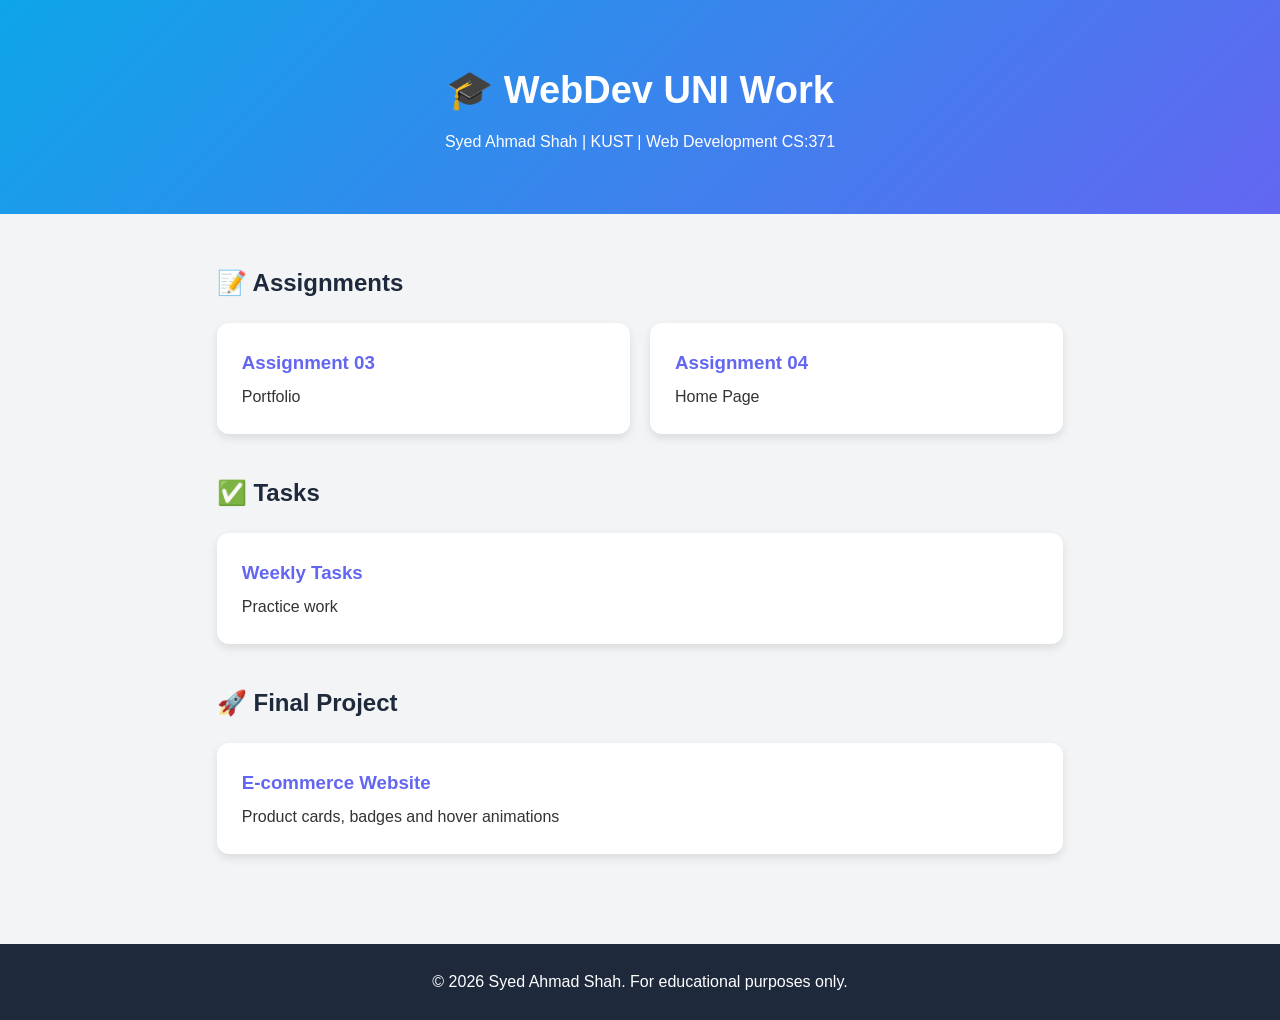
<file: index.html>
<!doctype html>
<html lang="en">
	<head>
		<meta charset="UTF-8" />
		<meta name="viewport" content="width=device-width, initial-scale=1.0" />
		<title>WebDev UNI Work</title>
		<style>
			* {
				margin: 0;
				padding: 0;
				box-sizing: border-box;
			}
			body {
				font-family: Arial, Helvetica, sans-serif;
				background: #f3f4f6;
				color: #333;
				line-height: 1.6;
			}
			header {
				background: linear-gradient(135deg, #0ea5e9, #6366f1);
				color: #fff;
				text-align: center;
				padding: 60px 6%;
			}
			header h1 {
				font-size: 38px;
				margin-bottom: 8px;
			}
			main {
				max-width: 1000px;
				margin: 0 auto;
				padding: 50px 6%;
			}
			h2 {
				margin-bottom: 20px;
				color: #1e293b;
			}
			.cards {
				display: grid;
				grid-template-columns: repeat(auto-fit, minmax(240px, 1fr));
				gap: 20px;
				margin-bottom: 40px;
			}
			.card {
				display: block;
				background: #fff;
				padding: 25px;
				border-radius: 12px;
				text-decoration: none;
				color: #333;
				box-shadow: 0 4px 10px rgba(0, 0, 0, 0.1);
				transition:
					transform 0.3s,
					box-shadow 0.3s;
			}
			.card:hover {
				transform: translateY(-8px);
				box-shadow: 0 12px 24px rgba(0, 0, 0, 0.2);
			}
			.card h3 {
				color: #6366f1;
				margin-bottom: 6px;
			}
			footer {
				text-align: center;
				padding: 25px;
				background: #1e293b;
				color: #fff;
			}
		</style>
	</head>
	<body>
		<header>
			<h1>🎓 WebDev UNI Work</h1>
			<p>Syed Ahmad Shah | KUST | Web Development CS:371</p>
		</header>

		<main>
			<h2>📝 Assignments</h2>
			<div class="cards">
				<a class="card" href="assignments/protfolio/">
					<h3>Assignment 03</h3>
					<p>Portfolio</p>
				</a>
				<a class="card" href="assignments/home-page/">
					<h3>Assignment 04</h3>
					<p>Home Page</p>
				</a>
			</div>

			<h2>✅ Tasks</h2>
			<div class="cards">
				<a class="card" href="tasks/">
					<h3>Weekly Tasks</h3>
					<p>Practice work</p>
				</a>
			</div>

			<h2>🚀 Final Project</h2>
			<div class="cards">
				<a class="card" href="final-project/">
					<h3>E-commerce Website</h3>
					<p>Product cards, badges and hover animations</p>
				</a>
			</div>
		</main>

		<footer>
			<p>&copy; 2026 Syed Ahmad Shah. For educational purposes only.</p>
		</footer>
	</body>
</html>
</file>
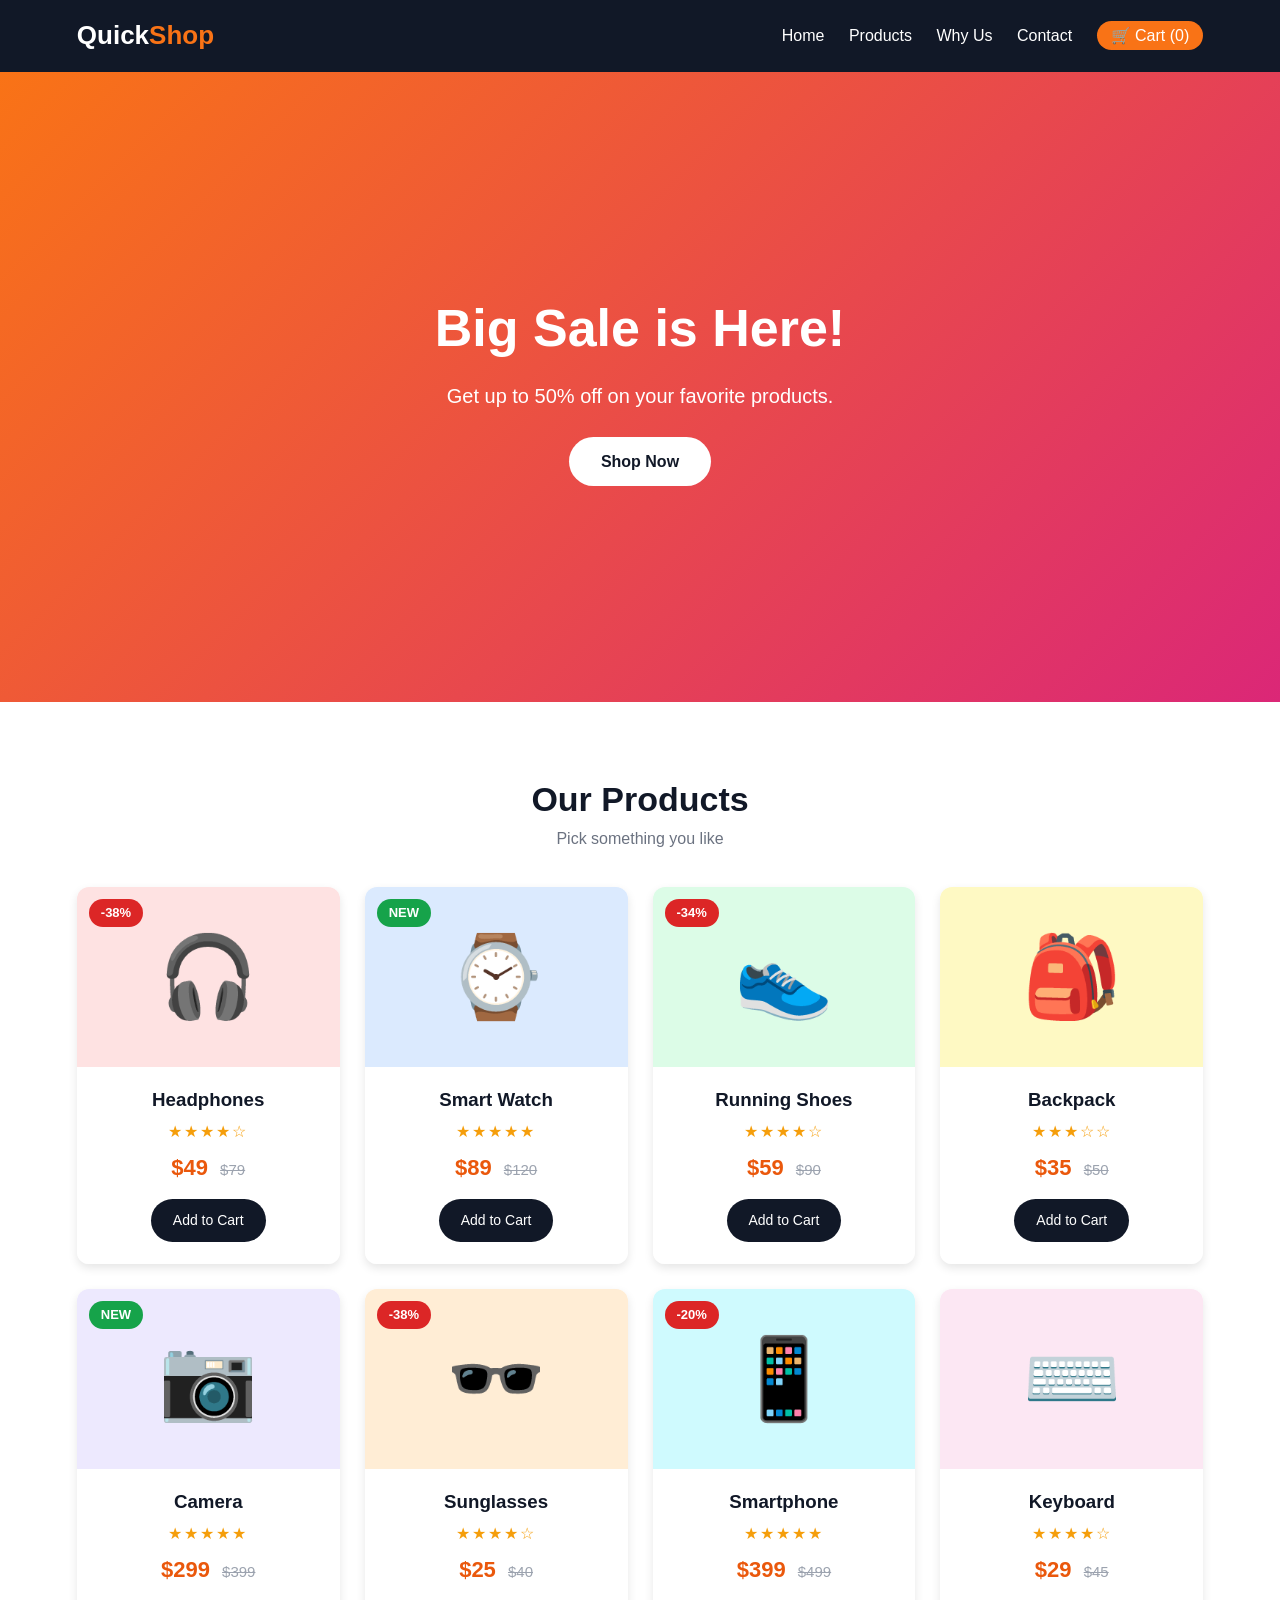
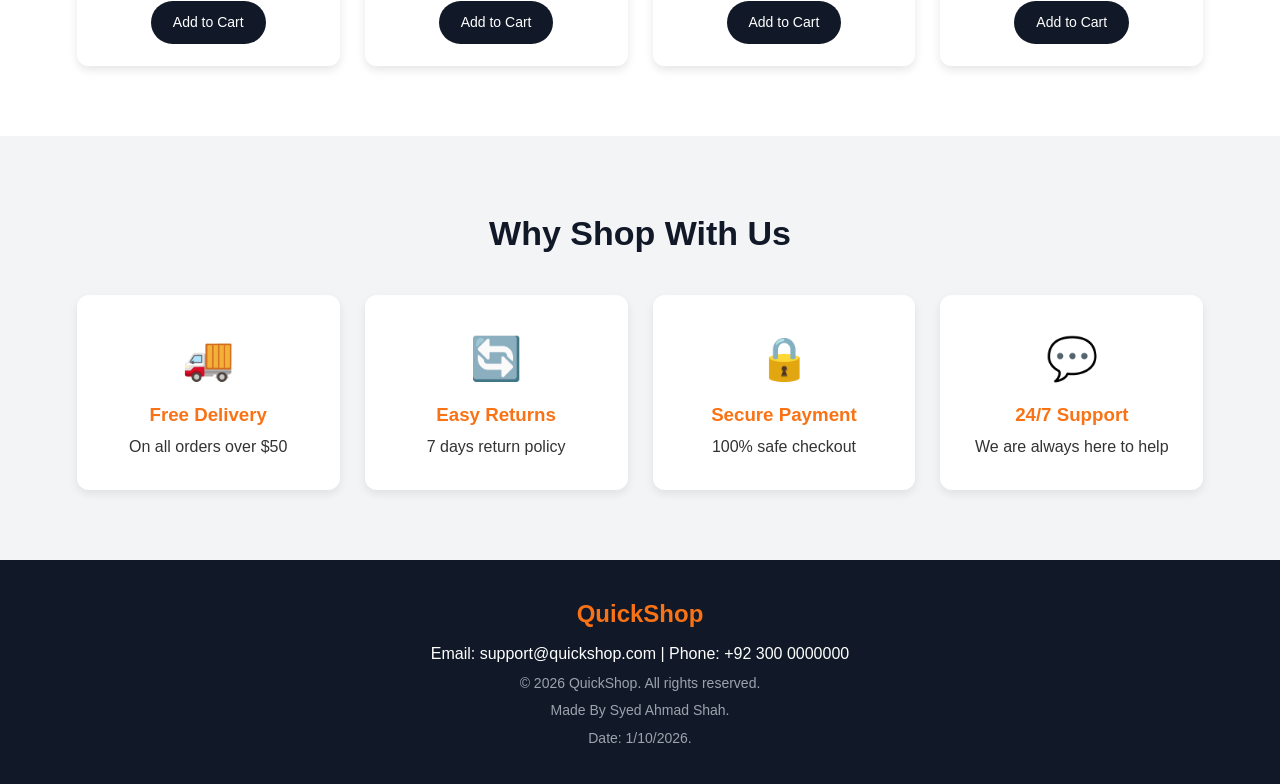
<file: Assignments/home page/index.html>
<!doctype html>
<html lang="en">
	<head>
		<meta charset="UTF-8" />
		<meta name="viewport" content="width=device-width, initial-scale=1.0" />
		<title>QuickShop - Online Store</title>
		<link rel="stylesheet" href="style.css" />
	</head>
	<body>
		<!-- Header -->
		<header class="header">
			<a href="#home" class="logo">Quick<span>Shop</span></a>
			<nav class="nav">
				<a href="#home">Home</a>
				<a href="#products">Products</a>
				<a href="#features">Why Us</a>
				<a href="#contact">Contact</a>
				<a href="#" class="cart">🛒 Cart (0)</a>
			</nav>
		</header>

		<!-- Hero Banner -->
		<section class="hero" id="home">
			<div class="hero-content">
				<h1>Big Sale is Here!</h1>
				<p>Get up to 50% off on your favorite products.</p>
				<a href="#products" class="btn">Shop Now</a>
			</div>
		</section>

		<!-- Products -->
		<section class="section" id="products">
			<h2>Our Products</h2>
			<p class="subtitle">Pick something you like</p>

			<div class="products">
				<div class="product-card">
					<span class="badge badge-discount">-38%</span>
					<div class="product-img bg1">🎧</div>
					<div class="product-info">
						<h3>Headphones</h3>
						<p class="stars">★★★★☆</p>
						<p class="price">
							$49 <span class="old-price">$79</span>
						</p>
						<a href="#" class="btn-small">Add to Cart</a>
					</div>
				</div>

				<div class="product-card">
					<span class="badge badge-new">NEW</span>
					<div class="product-img bg2">⌚</div>
					<div class="product-info">
						<h3>Smart Watch</h3>
						<p class="stars">★★★★★</p>
						<p class="price">
							$89 <span class="old-price">$120</span>
						</p>
						<a href="#" class="btn-small">Add to Cart</a>
					</div>
				</div>

				<div class="product-card">
					<span class="badge badge-discount">-34%</span>
					<div class="product-img bg3">👟</div>
					<div class="product-info">
						<h3>Running Shoes</h3>
						<p class="stars">★★★★☆</p>
						<p class="price">
							$59 <span class="old-price">$90</span>
						</p>
						<a href="#" class="btn-small">Add to Cart</a>
					</div>
				</div>

				<div class="product-card">
					<div class="product-img bg4">🎒</div>
					<div class="product-info">
						<h3>Backpack</h3>
						<p class="stars">★★★☆☆</p>
						<p class="price">
							$35 <span class="old-price">$50</span>
						</p>
						<a href="#" class="btn-small">Add to Cart</a>
					</div>
				</div>

				<div class="product-card">
					<span class="badge badge-new">NEW</span>
					<div class="product-img bg5">📷</div>
					<div class="product-info">
						<h3>Camera</h3>
						<p class="stars">★★★★★</p>
						<p class="price">
							$299 <span class="old-price">$399</span>
						</p>
						<a href="#" class="btn-small">Add to Cart</a>
					</div>
				</div>

				<div class="product-card">
					<span class="badge badge-discount">-38%</span>
					<div class="product-img bg6">🕶️</div>
					<div class="product-info">
						<h3>Sunglasses</h3>
						<p class="stars">★★★★☆</p>
						<p class="price">
							$25 <span class="old-price">$40</span>
						</p>
						<a href="#" class="btn-small">Add to Cart</a>
					</div>
				</div>

				<div class="product-card">
					<span class="badge badge-discount">-20%</span>
					<div class="product-img bg7">📱</div>
					<div class="product-info">
						<h3>Smartphone</h3>
						<p class="stars">★★★★★</p>
						<p class="price">
							$399 <span class="old-price">$499</span>
						</p>
						<a href="#" class="btn-small">Add to Cart</a>
					</div>
				</div>

				<div class="product-card">
					<div class="product-img bg8">⌨️</div>
					<div class="product-info">
						<h3>Keyboard</h3>
						<p class="stars">★★★★☆</p>
						<p class="price">
							$29 <span class="old-price">$45</span>
						</p>
						<a href="#" class="btn-small">Add to Cart</a>
					</div>
				</div>
			</div>
		</section>

		<!-- Features -->
		<section class="section light" id="features">
			<h2>Why Shop With Us</h2>
			<div class="features">
				<div class="feature">
					<div class="icon">🚚</div>
					<h3>Free Delivery</h3>
					<p>On all orders over $50</p>
				</div>
				<div class="feature">
					<div class="icon">🔄</div>
					<h3>Easy Returns</h3>
					<p>7 days return policy</p>
				</div>
				<div class="feature">
					<div class="icon">🔒</div>
					<h3>Secure Payment</h3>
					<p>100% safe checkout</p>
				</div>
				<div class="feature">
					<div class="icon">💬</div>
					<h3>24/7 Support</h3>
					<p>We are always here to help</p>
				</div>
			</div>
		</section>

		<!-- Footer -->
		<footer class="footer" id="contact">
			<h3>QuickShop</h3>
			<p>Email: support@quickshop.com | Phone: +92 300 0000000</p>
			<p class="copy">&copy; 2026 QuickShop. All rights reserved.</p>
			<p class="copy">Made By Syed Ahmad Shah.</p>
			<p class="copy">Date: 1/10/2026.</p>
		</footer>
	</body>
</html>
</file>
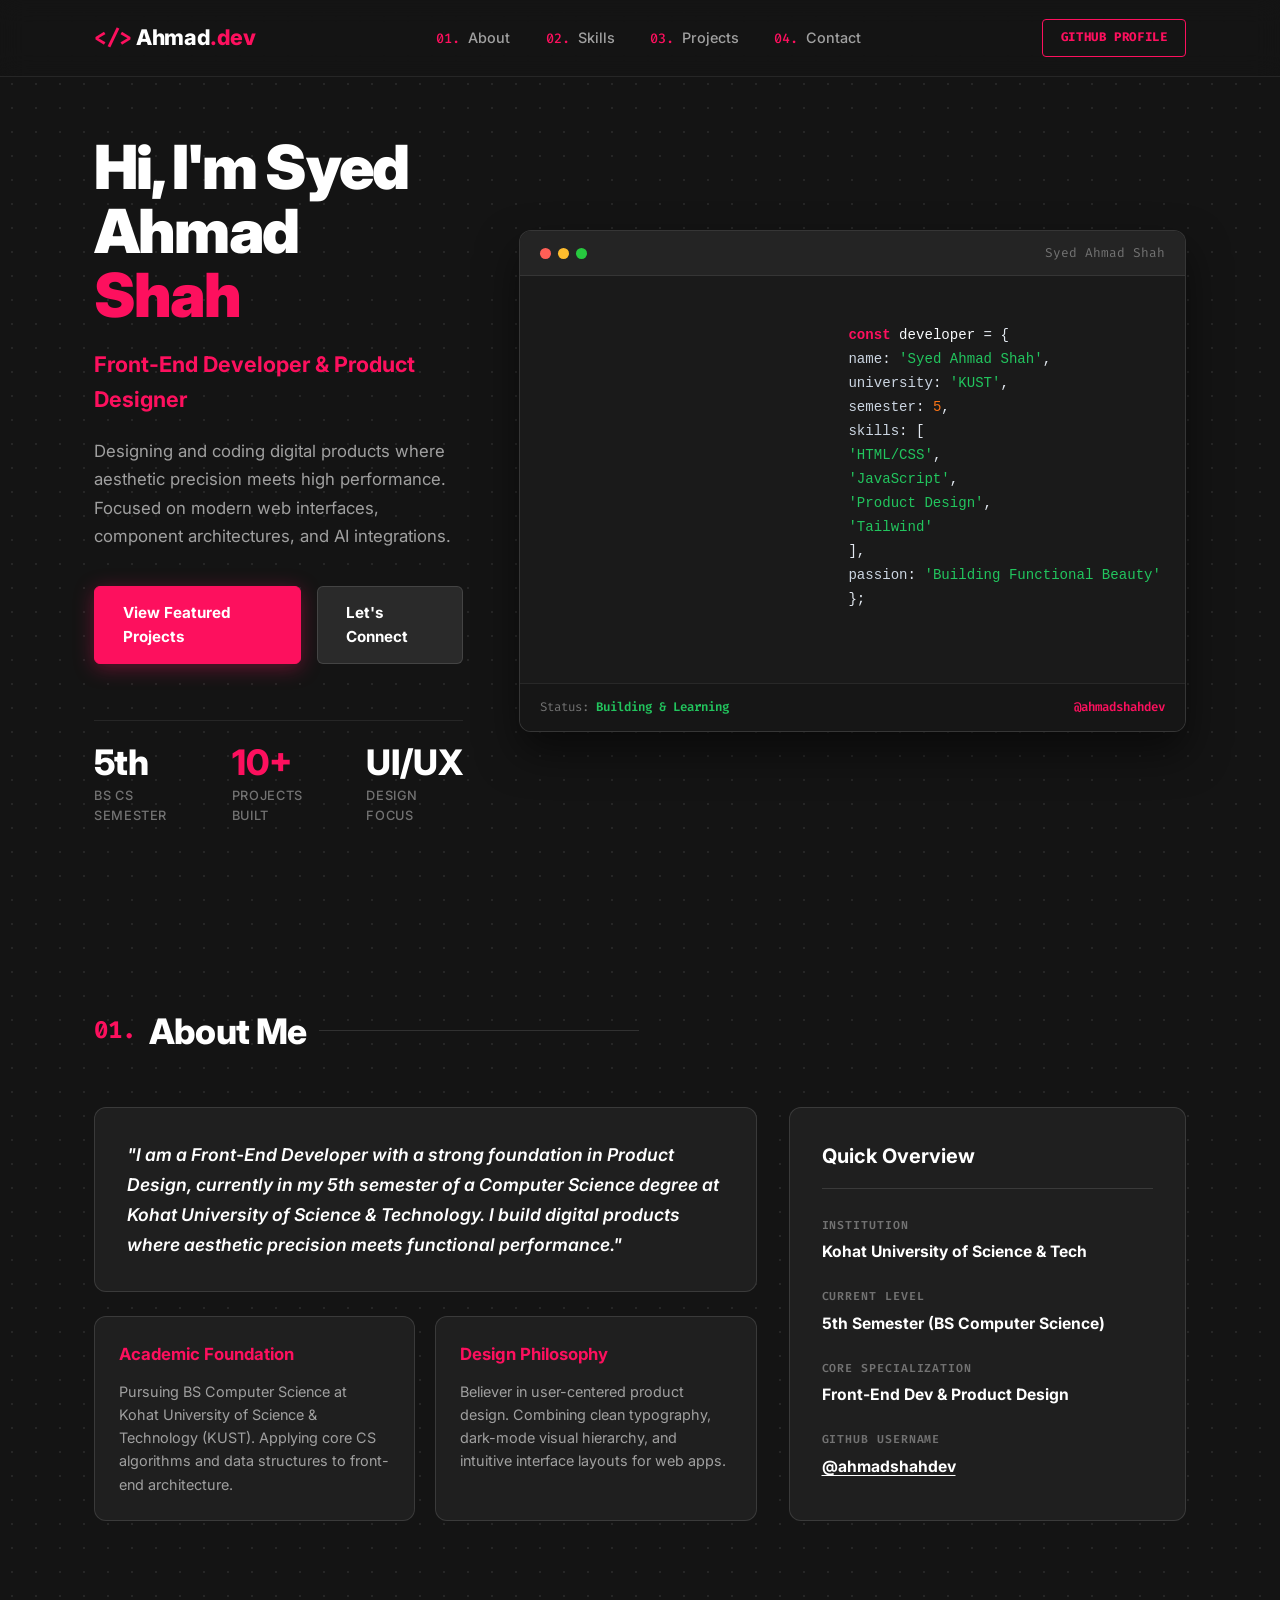
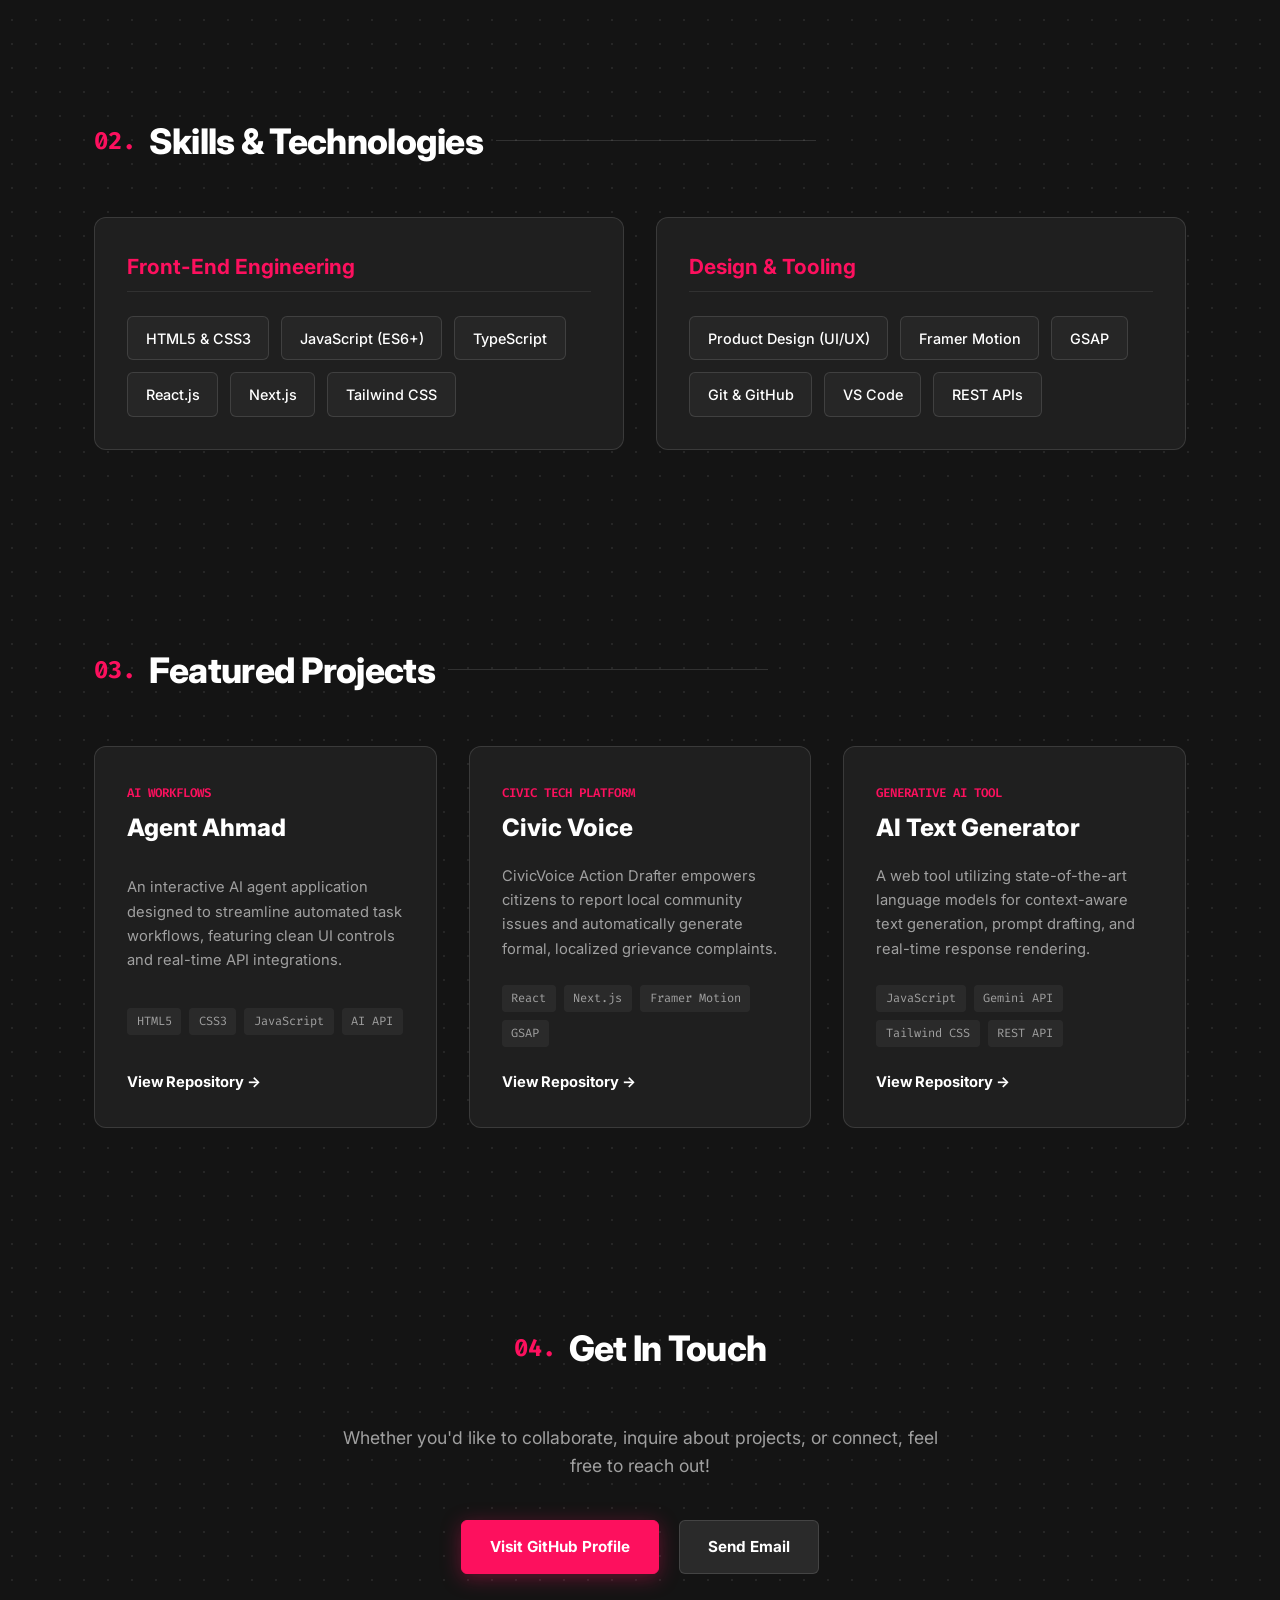
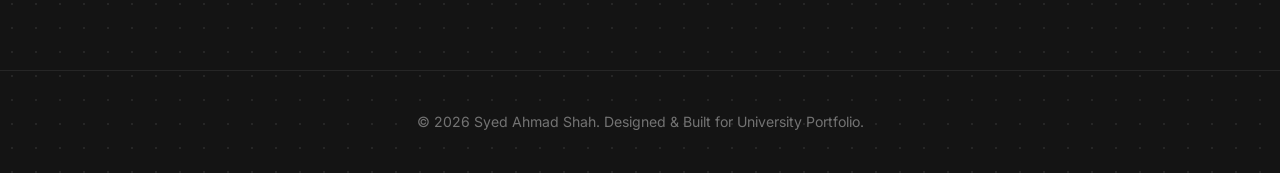
<file: Assignments/protfolio/index.html>
<!doctype html>
<html lang="en">
	<head>
		<meta charset="UTF-8" />
		<meta name="viewport" content="width=device-width, initial-scale=1.0" />
		<title>Syed Ahmad Shah | Portfolio</title>
		<link rel="stylesheet" href="style.css" />
		<link rel="preconnect" href="https://fonts.googleapis.com" />
		<link rel="preconnect" href="https://fonts.gstatic.com" crossorigin />
		<link
			href="https://fonts.googleapis.com/css2?family=Fira+Code:wght@400;500;600&family=Inter:wght@300;400;500;600;700;800;900&display=swap"
			rel="stylesheet"
		/>
	</head>
	<body>
		<!-- Header Navigation -->
		<header class="navbar">
			<div class="nav-container">
				<a href="#hero" class="logo"
					><span class="logo-symbol">&lt;/&gt;</span> Ahmad<span
						class="accent-text"
						>.dev</span
					></a
				>

				<nav class="nav-links">
					<a href="#about"><span class="nav-num">01.</span> About</a>
					<a href="#skills"
						><span class="nav-num">02.</span> Skills</a
					>
					<a href="#projects"
						><span class="nav-num">03.</span> Projects</a
					>
					<a href="#contact"
						><span class="nav-num">04.</span> Contact</a
					>
				</nav>

				<a
					href="https://github.com/ahmadshahdev"
					target="_blank"
					class="btn-github"
					>GITHUB PROFILE</a
				>
			</div>
		</header>

		<!-- Hero Section -->
		<section id="hero" class="hero-section">
			<div class="container hero-grid">
				<!-- Hero Left Content -->
				<div class="hero-left">
					<h1 class="hero-title">
						Hi, I'm Syed Ahmad
						<span class="accent-title">Shah</span>
					</h1>

					<h2 class="hero-subtitle">
						Front-End Developer & Product Designer
					</h2>

					<p class="hero-description">
						Designing and coding digital products where aesthetic
						precision meets high performance. Focused on modern web
						interfaces, component architectures, and AI
						integrations.
					</p>

					<div class="hero-actions">
						<a href="#projects" class="btn btn-primary"
							>View Featured Projects</a
						>
						<a href="#contact" class="btn btn-secondary"
							>Let's Connect</a
						>
					</div>

					<div class="stats-row">
						<div class="stat-item">
							<span class="stat-number">5th</span>
							<span class="stat-label">BS CS Semester</span>
						</div>
						<div class="stat-item">
							<span class="stat-number stat-accent">10+</span>
							<span class="stat-label">Projects Built</span>
						</div>
						<div class="stat-item">
							<span class="stat-number">UI/UX</span>
							<span class="stat-label">Design Focus</span>
						</div>
					</div>
				</div>

				<!-- Hero Right Code Window -->
				<div class="hero-right">
					<div class="code-window">
						<div class="code-header">
							<div class="window-controls">
								<span class="dot dot-red"></span>
								<span class="dot dot-yellow"></span>
								<span class="dot dot-green"></span>
							</div>
							<div class="window-filename">Syed Ahmad Shah</div>
						</div>

						<div class="code-body">
							<pre>
                                <code>
                                    <span class="code-keyword">const</span> <span class="code-var">developer</span> = {
                                    <span class="code-key">name</span>: <span class="code-string">'Syed Ahmad Shah'</span>,
                                    <span   span class="code-key">university</span>: <span class="code-string">'KUST'</span>,
                                    <span class="code-key">semester</span>: <span class="code-number">5</span>,
                                    <span class="code-key">skills</span>: [
                                    <span class="code-string">'HTML/CSS'</span>,
                                    <span class="code-string">'JavaScript'</span>,
                                    <span class="code-string">'Product Design'</span>,
                                    <span class="code-string">'Tailwind'</span>
                                    ],
                                    <span class="code-key">passion</span>: <span class="code-string">'Building Functional Beauty'</span>
                                    };
                                </code>
                            </pre>
						</div>

						<div class="code-footer">
							<span class="status-text"
								>Status:
								<span class="status-active"
									>Building & Learning</span
								></span
							>

							<a
								href="https://github.com/ahmadshahdev"
								target="_blank"
								class="status-handle"
								>@ahmadshahdev
							</a>
						</div>
					</div>
				</div>
			</div>
		</section>

		<!-- About Section -->
		<section id="about" class="section about-section">
			<div class="container">
				<div class="section-title-wrap">
					<span class="section-num">01.</span>
					<h2 class="section-title">About Me</h2>
					<div class="section-line"></div>
				</div>

				<div class="about-grid">
					<!-- About Left Column -->
					<div class="about-left">
						<div class="quote-card">
							<p class="quote-text">
								"I am a Front-End Developer with a strong
								foundation in Product Design, currently in my
								5th semester of a Computer Science degree at
								Kohat University of Science & Technology. I
								build digital products where aesthetic precision
								meets functional performance."
							</p>
						</div>

						<div class="subcard-grid">
							<div class="info-card">
								<h3 class="card-heading">
									Academic Foundation
								</h3>
								<p class="card-text">
									Pursuing BS Computer Science at Kohat
									University of Science & Technology (KUST).
									Applying core CS algorithms and data
									structures to front-end architecture.
								</p>
							</div>

							<div class="info-card">
								<h3 class="card-heading">Design Philosophy</h3>
								<p class="card-text">
									Believer in user-centered product design.
									Combining clean typography, dark-mode visual
									hierarchy, and intuitive interface layouts
									for web apps.
								</p>
							</div>
						</div>
					</div>

					<!-- About Right Column -->
					<div class="about-right">
						<div class="overview-card">
							<h3 class="overview-title">Quick Overview</h3>
							<div class="overview-divider"></div>

							<div class="overview-list">
								<div class="overview-item">
									<span class="overview-label"
										>INSTITUTION</span
									>
									<span class="overview-value"
										>Kohat University of Science &
										Tech</span
									>
								</div>

								<div class="overview-item">
									<span class="overview-label"
										>CURRENT LEVEL</span
									>
									<span class="overview-value"
										>5th Semester (BS Computer
										Science)</span
									>
								</div>

								<div class="overview-item">
									<span class="overview-label"
										>CORE SPECIALIZATION</span
									>
									<span class="overview-value accent-text"
										>Front-End Dev & Product Design</span
									>
								</div>

								<div class="overview-item">
									<span class="overview-label"
										>GITHUB USERNAME</span
									>
									<a
										href="https://github.com/ahmadshahdev"
										target="_blank"
										class="overview-value accent-text underline-link"
										>@ahmadshahdev</a
									>
								</div>
							</div>
						</div>
					</div>
				</div>
			</div>
		</section>

		<!-- Skills Section -->
		<section id="skills" class="section skills-section">
			<div class="container">
				<div class="section-title-wrap">
					<span class="section-num">02.</span>
					<h2 class="section-title">Skills & Technologies</h2>
					<div class="section-line"></div>
				</div>

				<div class="skills-grid">
					<div class="skills-category-card">
						<h3 class="skills-cat-title">Front-End Engineering</h3>
						<div class="skills-tags">
							<span class="skill-tag">HTML5 & CSS3</span>
							<span class="skill-tag">JavaScript (ES6+)</span>
							<span class="skill-tag">TypeScript</span>
							<span class="skill-tag">React.js</span>
							<span class="skill-tag">Next.js</span>
							<span class="skill-tag">Tailwind CSS</span>
						</div>
					</div>

					<div class="skills-category-card">
						<h3 class="skills-cat-title">Design & Tooling</h3>
						<div class="skills-tags">
							<span class="skill-tag"
								>Product Design (UI/UX)</span
							>
							<span class="skill-tag">Framer Motion</span>
							<span class="skill-tag">GSAP</span>
							<span class="skill-tag">Git & GitHub</span>
							<span class="skill-tag">VS Code</span>
							<span class="skill-tag">REST APIs</span>
						</div>
					</div>
				</div>
			</div>
		</section>

		<!-- Projects Section -->
		<section id="projects" class="section projects-section">
			<div class="container">
				<div class="section-title-wrap">
					<span class="section-num">03.</span>
					<h2 class="section-title">Featured Projects</h2>
					<div class="section-line"></div>
				</div>

				<div class="projects-grid">
					<!-- Project 1 -->
					<div class="project-card">
						<div class="project-header">
							<span class="project-category">AI Workflows</span>
							<h3 class="project-title">Agent Ahmad</h3>
						</div>
						<p class="project-desc">
							An interactive AI agent application designed to
							streamline automated task workflows, featuring clean
							UI controls and real-time API integrations.
						</p>
						<div class="project-tech">
							<span>HTML5</span><span>CSS3</span
							><span>JavaScript</span><span>AI API</span>
						</div>
						<a
							href="https://github.com/ahmadshahdev"
							target="_blank"
							class="project-link"
							>View Repository &rarr;</a
						>
					</div>

					<!-- Project 2 -->
					<div class="project-card">
						<div class="project-header">
							<span class="project-category"
								>Civic Tech Platform</span
							>
							<h3 class="project-title">Civic Voice</h3>
						</div>
						<p class="project-desc">
							CivicVoice Action Drafter empowers citizens to
							report local community issues and automatically
							generate formal, localized grievance complaints.
						</p>
						<div class="project-tech">
							<span>React</span><span>Next.js</span
							><span>Framer Motion</span><span>GSAP</span>
						</div>
						<a
							href="https://github.com/ahmadshahdev"
							target="_blank"
							class="project-link"
							>View Repository &rarr;</a
						>
					</div>

					<!-- Project 3 -->
					<div class="project-card">
						<div class="project-header">
							<span class="project-category"
								>Generative AI Tool</span
							>
							<h3 class="project-title">AI Text Generator</h3>
						</div>
						<p class="project-desc">
							A web tool utilizing state-of-the-art language
							models for context-aware text generation, prompt
							drafting, and real-time response rendering.
						</p>
						<div class="project-tech">
							<span>JavaScript</span><span>Gemini API</span
							><span>Tailwind CSS</span><span>REST API</span>
						</div>
						<a
							href="https://github.com/ahmadshahdev"
							target="_blank"
							class="project-link"
							>View Repository &rarr;</a
						>
					</div>
				</div>
			</div>
		</section>

		<!-- Contact Section -->
		<section id="contact" class="section contact-section">
			<div class="container text-center">
				<div class="section-title-wrap center-title">
					<span class="section-num">04.</span>
					<h2 class="section-title">Get In Touch</h2>
				</div>
				<p class="contact-subtitle">
					Whether you'd like to collaborate, inquire about projects,
					or connect, feel free to reach out!
				</p>
				<div class="contact-actions">
					<a
						href="https://github.com/ahmadshahdev"
						target="_blank"
						class="btn btn-primary"
						>Visit GitHub Profile</a
					>
					<a
						href="mailto:ahmadshahdev@example.com"
						class="btn btn-secondary"
						>Send Email</a
					>
				</div>
			</div>
		</section>

		<!-- Footer -->
		<footer class="footer">
			<div class="container text-center">
				<p>
					&copy; 2026 Syed Ahmad Shah. Designed & Built for University
					Portfolio.
				</p>
			</div>
		</footer>
	</body>
</html>
</file>
<file: Assignments/home page/style.css>
/* ---------- Reset ---------- */
* {
	margin: 0;
	padding: 0;
	box-sizing: border-box;
}

html {
	scroll-behavior: smooth;
}

body {
	font-family: Arial, Helvetica, sans-serif;
	line-height: 1.6;
	color: #333;
	background: #fff;
}

/* ---------- Header ---------- */
.header {
	display: flex;
	justify-content: space-between;
	align-items: center;
	flex-wrap: wrap;
	padding: 15px 6%;
	background: #111827;
	position: sticky;
	top: 0;
	z-index: 10;
}

.logo {
	color: #fff;
	font-size: 26px;
	font-weight: bold;
	text-decoration: none;
}

.logo span {
	color: #f97316;
}

.nav a {
	color: #fff;
	text-decoration: none;
	margin-left: 20px;
	padding-bottom: 4px;
	border-bottom: 2px solid transparent;
	transition:
		color 0.3s,
		border-color 0.3s;
}

.nav a:hover {
	color: #f97316;
	border-bottom-color: #f97316;
}

.nav .cart {
	background: #f97316;
	padding: 6px 14px;
	border-radius: 20px;
	border-bottom: none;
	transition:
		transform 0.3s,
		background 0.3s;
}

.nav .cart:hover {
	background: #ea580c;
	color: #fff;
	transform: scale(1.08);
}

/* ---------- Hero ---------- */
.hero {
	min-height: 70vh;
	display: flex;
	align-items: center;
	justify-content: center;
	text-align: center;
	padding: 40px 6%;
	color: #fff;
	background: linear-gradient(135deg, #f97316, #db2777);
}

.hero h1 {
	font-size: 52px;
	margin-bottom: 10px;
}

.hero p {
	font-size: 20px;
	margin-bottom: 25px;
}

.btn {
	display: inline-block;
	padding: 12px 32px;
	background: #fff;
	color: #111827;
	font-weight: bold;
	text-decoration: none;
	border-radius: 30px;
	transition:
		transform 0.3s,
		box-shadow 0.3s,
		background 0.3s,
		color 0.3s;
}

.btn:hover {
	background: #111827;
	color: #fff;
	transform: translateY(-4px);
	box-shadow: 0 8px 20px rgba(0, 0, 0, 0.3);
}

/* ---------- Sections ---------- */
.section {
	padding: 70px 6%;
	text-align: center;
}

.section.light {
	background: #f3f4f6;
}

.section h2 {
	font-size: 34px;
	color: #111827;
}

.subtitle {
	margin-bottom: 35px;
	color: #6b7280;
}

/* ---------- Product Cards ---------- */
.products {
	display: grid;
	grid-template-columns: repeat(4, 1fr);
	gap: 25px;
}

.product-card {
	background: #fff;
	border-radius: 12px;
	overflow: hidden;
	box-shadow: 0 4px 10px rgba(0, 0, 0, 0.1);
	transition:
		transform 0.3s,
		box-shadow 0.3s;
}

.product-card:hover {
	transform: translateY(-10px);
	box-shadow: 0 14px 28px rgba(0, 0, 0, 0.2);
}

.product-img {
	height: 180px;
	display: flex;
	align-items: center;
	justify-content: center;
	font-size: 80px;
	transition: transform 0.4s;
}

.product-card:hover .product-img {
	transform: scale(1.15);
}

/* Soft background colors for the images */
.bg1 {
	background: #fee2e2;
}
.bg2 {
	background: #dbeafe;
}
.bg3 {
	background: #dcfce7;
}
.bg4 {
	background: #fef9c3;
}
.bg5 {
	background: #ede9fe;
}
.bg6 {
	background: #ffedd5;
}
.bg7 {
	background: #cffafe;
}
.bg8 {
	background: #fce7f3;
}

/* Keep the zoomed image inside the box */
.product-card {
	overflow: hidden;
}

.product-info {
	padding: 18px 15px 22px;
	background: #fff;
	position: relative;
}

.product-info h3 {
	margin-bottom: 4px;
	color: #111827;
}

.stars {
	color: #f59e0b;
	letter-spacing: 2px;
}

.price {
	font-size: 22px;
	font-weight: bold;
	color: #ea580c;
	margin: 6px 0 14px;
}

.old-price {
	font-size: 15px;
	color: #9ca3af;
	text-decoration: line-through;
	font-weight: normal;
	margin-left: 6px;
}

.btn-small {
	display: inline-block;
	padding: 10px 22px;
	background: #111827;
	color: #fff;
	text-decoration: none;
	border-radius: 25px;
	font-size: 14px;
	transition:
		background 0.3s,
		transform 0.3s;
}

.btn-small:hover {
	background: #f97316;
	transform: scale(1.08);
}

/* ---------- Badges ---------- */
.product-card {
	position: relative;
}

.badge {
	position: absolute;
	top: 12px;
	left: 12px;
	z-index: 2;
	padding: 4px 12px;
	font-size: 13px;
	font-weight: bold;
	color: #fff;
	border-radius: 20px;
	transition: transform 0.3s;
}

.badge-new {
	background: #16a34a;
}

.badge-discount {
	background: #dc2626;
}

.product-card:hover .badge {
	transform: scale(1.15);
}

/* ---------- Features ---------- */
.features {
	display: grid;
	grid-template-columns: repeat(4, 1fr);
	gap: 25px;
	margin-top: 35px;
}

.feature {
	background: #fff;
	padding: 30px 15px;
	border-radius: 12px;
	box-shadow: 0 4px 10px rgba(0, 0, 0, 0.08);
	transition:
		transform 0.3s,
		box-shadow 0.3s;
}

.feature:hover {
	transform: translateY(-8px);
	box-shadow: 0 12px 24px rgba(0, 0, 0, 0.15);
}

.feature .icon {
	font-size: 42px;
	transition: transform 0.3s;
}

.feature:hover .icon {
	transform: scale(1.25) rotate(8deg);
}

.feature h3 {
	margin: 8px 0 4px;
	color: #f97316;
}

/* ---------- Footer ---------- */
.footer {
	background: #111827;
	color: #fff;
	text-align: center;
	padding: 35px 6%;
}

.footer h3 {
	font-size: 24px;
	color: #f97316;
	margin-bottom: 8px;
}

.copy {
	margin-top: 5px;
	font-size: 14px;
	color: #9ca3af;
}

/* ---------- Tablet ---------- */
@media (max-width: 992px) {
	.products,
	.features {
		grid-template-columns: repeat(2, 1fr);
	}

	.hero h1 {
		font-size: 40px;
	}
}

/* ---------- Mobile ---------- */
@media (max-width: 600px) {
	.header {
		flex-direction: column;
		gap: 10px;
	}

	.nav {
		text-align: center;
	}

	.nav a {
		margin: 0 8px;
		font-size: 14px;
		display: inline-block;
		margin-bottom: 6px;
	}

	.hero h1 {
		font-size: 30px;
	}

	.hero p {
		font-size: 16px;
	}

	.section {
		padding: 50px 5%;
	}

	.products,
	.features {
		grid-template-columns: 1fr;
	}
}
</file>
<file: Assignments/protfolio/style.css>
/* 
   Syed Ahmad Shah Portfolio Stylesheet
   Matching exact mockup design specifications:
   - Primary Dark Background: #141414 with dot grid background pattern
   - Surface Dark Cards:      #1f1f1f / #262626
   - Vibrant Pink Accent:     #fd105e
   - Typography: 'Inter', 'Fira Code' for code elements
*/

:root {
    --bg-main: #141414;
    --bg-card: #1f1f1f;
    --bg-card-subtle: #262626;
    --accent: #fd105e;
    --accent-hover: #e00d52;
    --text-white: #ffffff;
    --text-muted: #a0a0a0;
    --text-subtle: #737373;
    --border-subtle: rgba(255, 255, 255, 0.08);
    --border-card: rgba(255, 255, 255, 0.12);
    --font-sans: 'Inter', system-ui, -apple-system, sans-serif;
    --font-mono: 'Fira Code', monospace;
}

* {
    margin: 0;
    padding: 0;
    box-sizing: border-box;
}

html {
    scroll-behavior: smooth;
    font-family: var(--font-sans);
    background-color: var(--bg-main);
    color: var(--text-white);
    -webkit-font-smoothing: antialiased;
}

body {
    background-color: var(--bg-main);
    background-image: radial-gradient(rgba(255, 255, 255, 0.08) 1px, transparent 1px);
    background-size: 24px 24px;
    line-height: 1.6;
    overflow-x: hidden;
}

.container {
    max-width: 1140px;
    margin: 0 auto;
    padding: 0 1.5rem;
}

.text-center {
    text-align: center;
}

.accent-text {
    color: var(--accent);
}

/* --- Header / Navbar --- */
.navbar {
    position: fixed;
    top: 0;
    left: 0;
    width: 100%;
    background-color: rgba(20, 20, 20, 0.9);
    backdrop-filter: blur(12px);
    -webkit-backdrop-filter: blur(12px);
    border-bottom: 1px solid var(--border-subtle);
    z-index: 1000;
}

.nav-container {
    max-width: 1140px;
    margin: 0 auto;
    padding: 1.2rem 1.5rem;
    display: flex;
    justify-content: space-between;
    align-items: center;
}

.logo {
    font-size: 1.35rem;
    font-weight: 800;
    color: var(--text-white);
    text-decoration: none;
    letter-spacing: -0.02em;
}

.logo-symbol {
    color: var(--accent);
    font-family: var(--font-mono);
}

.nav-links {
    display: flex;
    gap: 2.2rem;
}

.nav-links a {
    color: var(--text-muted);
    text-decoration: none;
    font-size: 0.9rem;
    font-weight: 500;
    transition: color 0.2s ease;
}

.nav-links a:hover {
    color: var(--text-white);
}

.nav-num {
    color: var(--accent);
    font-family: var(--font-mono);
    font-size: 0.85rem;
    margin-right: 0.25rem;
}

.btn-github {
    border: 1px solid var(--accent);
    color: var(--accent);
    padding: 0.5rem 1.1rem;
    border-radius: 4px;
    font-size: 0.78rem;
    font-weight: 700;
    font-family: var(--font-mono);
    text-decoration: none;
    letter-spacing: 0.05em;
    transition: all 0.2s ease;
}

.btn-github:hover {
    background-color: var(--accent);
    color: #ffffff;
    box-shadow: 0 0 15px rgba(253, 16, 94, 0.4);
}

/* --- Hero Section --- */
.hero-section {
    padding-top: 8.5rem;
    padding-bottom: 5rem;
    min-height: 90vh;
    display: flex;
    align-items: center;
}

.hero-grid {
    display: grid;
    grid-template-columns: 1.15fr 0.85fr;
    gap: 3.5rem;
    align-items: center;
}

.hero-title {
    font-size: 3.8rem;
    font-weight: 900;
    line-height: 1.05;
    letter-spacing: -0.03em;
    margin-bottom: 1.25rem;
    color: var(--text-white);
}

.accent-title {
    color: var(--accent);
    display: block;
}

.hero-subtitle {
    font-size: 1.35rem;
    font-weight: 700;
    color: var(--accent);
    margin-bottom: 1.25rem;
}

.hero-description {
    font-size: 1.05rem;
    color: var(--text-muted);
    line-height: 1.7;
    margin-bottom: 2.2rem;
    max-width: 580px;
}

.hero-actions {
    display: flex;
    gap: 1rem;
    margin-bottom: 3.5rem;
}

.btn {
    display: inline-block;
    padding: 0.85rem 1.75rem;
    font-size: 0.95rem;
    font-weight: 700;
    border-radius: 6px;
    text-decoration: none;
    transition: all 0.2s ease;
    cursor: pointer;
}

.btn-primary {
    background-color: var(--accent);
    color: #ffffff;
    border: 1px solid var(--accent);
    box-shadow: 0 4px 20px rgba(253, 16, 94, 0.35);
}

.btn-primary:hover {
    background-color: var(--accent-hover);
    transform: translateY(-2px);
    box-shadow: 0 6px 25px rgba(253, 16, 94, 0.5);
}

.btn-secondary {
    background-color: #2a2a2a;
    color: var(--text-white);
    border: 1px solid var(--border-card);
}

.btn-secondary:hover {
    background-color: #333333;
    border-color: rgba(255, 255, 255, 0.3);
    transform: translateY(-2px);
}

/* Stats Row */
.stats-row {
    display: flex;
    gap: 3rem;
    padding-top: 1.5rem;
    border-top: 1px solid rgba(255, 255, 255, 0.08);
}

.stat-item {
    display: flex;
    flex-direction: column;
}

.stat-number {
    font-size: 2.2rem;
    font-weight: 800;
    line-height: 1;
    color: var(--text-white);
    margin-bottom: 0.35rem;
}

.stat-accent {
    color: var(--accent);
}

.stat-label {
    font-size: 0.8rem;
    color: var(--text-subtle);
    font-weight: 500;
    text-transform: uppercase;
    letter-spacing: 0.05em;
}

/* --- Code Window (Hero Right) --- */
.code-window {
    background-color: #1a1a1a;
    border: 1px solid var(--border-card);
    border-radius: 12px;
    overflow: hidden;
    box-shadow: 0 20px 40px rgba(0, 0, 0, 0.5);
}

.code-header {
    background-color: #242424;
    padding: 0.75rem 1.25rem;
    display: flex;
    justify-content: space-between;
    align-items: center;
    border-bottom: 1px solid var(--border-subtle);
}

.window-controls {
    display: flex;
    gap: 7px;
}

.dot {
    width: 11px;
    height: 11px;
    border-radius: 50%;
}

.dot-red { background-color: #ff5f56; }
.dot-yellow { background-color: #ffbd2e; }
.dot-green { background-color: #27c93f; }

.window-filename {
    font-family: var(--font-mono);
    font-size: 0.8rem;
    color: var(--text-subtle);
}

.code-body {
    padding: 1.5rem;
    font-family: var(--font-mono);
    font-size: 0.88rem;
    line-height: 1.7;
    color: #e2e8f0;
}

.code-keyword { color: #fd105e; font-weight: 600; }
.code-var { color: #f8fafc; }
.code-key { color: #cbd5e1; }
.code-string { color: #22c55e; }
.code-number { color: #f97316; }

.code-footer {
    padding: 0.85rem 1.25rem;
    background-color: #161616;
    border-top: 1px solid var(--border-subtle);
    display: flex;
    justify-content: space-between;
    align-items: center;
    font-family: var(--font-mono);
    font-size: 0.78rem;
}

.status-text { color: var(--text-subtle); }
.status-active { color: #22c55e; font-weight: 600; }

.status-handle {
    color: var(--accent);
    text-decoration: none;
    font-weight: 600;
}

/* --- Section Title Formatting --- */
.section {
    padding: 6rem 0;
}

.section-title-wrap {
    display: flex;
    align-items: center;
    gap: 0.8rem;
    margin-bottom: 3rem;
}

.section-num {
    font-family: var(--font-mono);
    font-size: 1.5rem;
    font-weight: 700;
    color: var(--accent);
}

.section-title {
    font-size: 2.2rem;
    font-weight: 800;
    color: var(--text-white);
    letter-spacing: -0.02em;
    white-space: nowrap;
}

.section-line {
    width: 100%;
    max-width: 320px;
    height: 1px;
    background-color: var(--border-card);
}

/* --- About Section --- */
.about-grid {
    display: grid;
    grid-template-columns: 1.25fr 0.75fr;
    gap: 2rem;
}

.quote-card {
    background-color: var(--bg-card);
    border: 1px solid var(--border-card);
    border-radius: 12px;
    padding: 2rem;
    margin-bottom: 1.5rem;
}

.quote-text {
    font-size: 1.1rem;
    font-style: italic;
    font-weight: 600;
    color: var(--text-white);
    line-height: 1.7;
}

.subcard-grid {
    display: grid;
    grid-template-columns: 1fr 1fr;
    gap: 1.25rem;
}

.info-card {
    background-color: var(--bg-card);
    border: 1px solid var(--border-card);
    border-radius: 12px;
    padding: 1.5rem;
}

.card-heading {
    font-size: 1.05rem;
    font-weight: 700;
    color: var(--accent);
    margin-bottom: 0.75rem;
}

.card-text {
    font-size: 0.9rem;
    color: var(--text-muted);
    line-height: 1.6;
}

/* Right Column Overview Box */
.overview-card {
    background-color: var(--bg-card);
    border: 1px solid var(--border-card);
    border-radius: 12px;
    padding: 2rem;
    height: 100%;
}

.overview-title {
    font-size: 1.25rem;
    font-weight: 700;
    margin-bottom: 1rem;
    color: var(--text-white);
}

.overview-divider {
    height: 1px;
    background-color: var(--border-card);
    margin-bottom: 1.75rem;
}

.overview-list {
    display: flex;
    flex-direction: column;
    gap: 1.5rem;
}

.overview-item {
    display: flex;
    flex-direction: column;
}

.overview-label {
    font-family: var(--font-mono);
    font-size: 0.72rem;
    color: var(--text-subtle);
    letter-spacing: 0.08em;
    font-weight: 600;
    margin-bottom: 0.25rem;
}

.overview-value {
    font-size: 0.98rem;
    font-weight: 700;
    color: var(--text-white);
}

.underline-link {
    text-decoration: underline;
    text-underline-offset: 3px;
}

/* --- Skills Section --- */
.skills-grid {
    display: grid;
    grid-template-columns: 1fr 1fr;
    gap: 2rem;
}

.skills-category-card {
    background-color: var(--bg-card);
    border: 1px solid var(--border-card);
    border-radius: 12px;
    padding: 2rem;
}

.skills-cat-title {
    font-size: 1.3rem;
    font-weight: 700;
    color: var(--accent);
    margin-bottom: 1.5rem;
    padding-bottom: 0.5rem;
    border-bottom: 1px solid var(--border-subtle);
}

.skills-tags {
    display: flex;
    flex-wrap: wrap;
    gap: 0.75rem;
}

.skill-tag {
    background-color: var(--bg-card-subtle);
    border: 1px solid var(--border-card);
    padding: 0.6rem 1.1rem;
    border-radius: 6px;
    font-size: 0.9rem;
    font-weight: 500;
    color: var(--text-white);
    transition: all 0.2s ease;
}

.skill-tag:hover {
    border-color: var(--accent);
    color: var(--accent);
    transform: translateY(-2px);
}

/* --- Projects Section --- */
.projects-grid {
    display: grid;
    grid-template-columns: repeat(auto-fit, minmax(320px, 1fr));
    gap: 2rem;
}

.project-card {
    background-color: var(--bg-card);
    border: 1px solid var(--border-card);
    border-radius: 12px;
    padding: 2rem;
    display: flex;
    flex-direction: column;
    justify-content: space-between;
    transition: all 0.25s ease;
}

.project-card:hover {
    transform: translateY(-6px);
    border-color: var(--accent);
    box-shadow: 0 10px 30px rgba(253, 16, 94, 0.2);
}

.project-category {
    font-family: var(--font-mono);
    font-size: 0.78rem;
    color: var(--accent);
    text-transform: uppercase;
    font-weight: 600;
}

.project-title {
    font-size: 1.5rem;
    font-weight: 800;
    margin-top: 0.3rem;
    margin-bottom: 1rem;
}

.project-desc {
    font-size: 0.92rem;
    color: var(--text-muted);
    margin-bottom: 1.5rem;
    line-height: 1.65;
}

.project-tech {
    display: flex;
    flex-wrap: wrap;
    gap: 0.5rem;
    margin-bottom: 1.5rem;
}

.project-tech span {
    font-family: var(--font-mono);
    font-size: 0.75rem;
    background-color: rgba(255, 255, 255, 0.05);
    padding: 0.25rem 0.6rem;
    border-radius: 4px;
    color: var(--text-muted);
}

.project-link {
    color: var(--text-white);
    font-weight: 700;
    text-decoration: none;
    font-size: 0.92rem;
    transition: color 0.2s ease;
}

.project-card:hover .project-link {
    color: var(--accent);
}

/* --- Contact & Footer --- */
.center-title {
    justify-content: center;
}

.contact-subtitle {
    font-size: 1.1rem;
    color: var(--text-muted);
    max-width: 600px;
    margin: 0 auto 2.5rem auto;
}

.contact-actions {
    display: flex;
    justify-content: center;
    gap: 1.25rem;
}

.footer {
    padding: 2.5rem 0;
    border-top: 1px solid var(--border-subtle);
    color: var(--text-subtle);
    font-size: 0.88rem;
}

/* --- Mobile Responsiveness --- */
@media (max-width: 900px) {
    .hero-grid {
        grid-template-columns: 1fr;
        gap: 3rem;
    }

    .about-grid, .skills-grid {
        grid-template-columns: 1fr;
    }

    .hero-title {
        font-size: 2.8rem;
    }

    .nav-links {
        display: none;
    }
}
</file>
